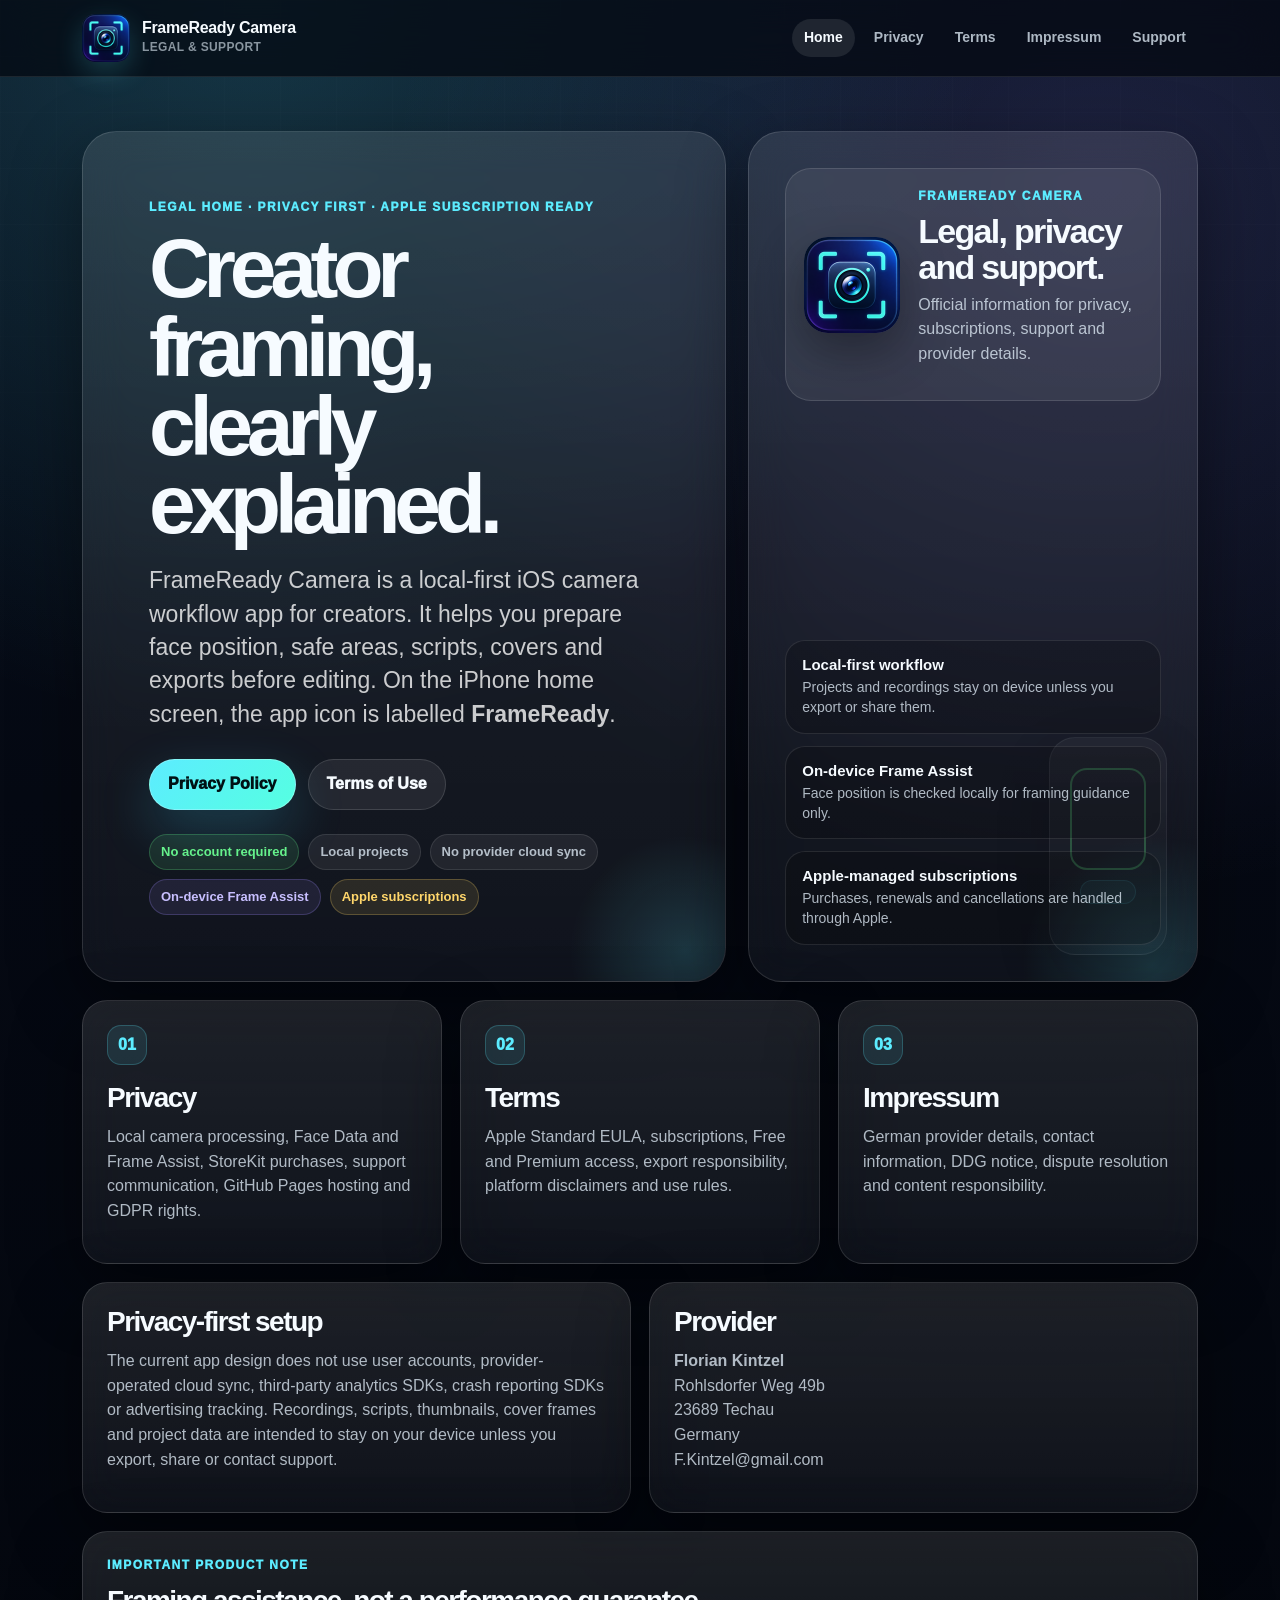
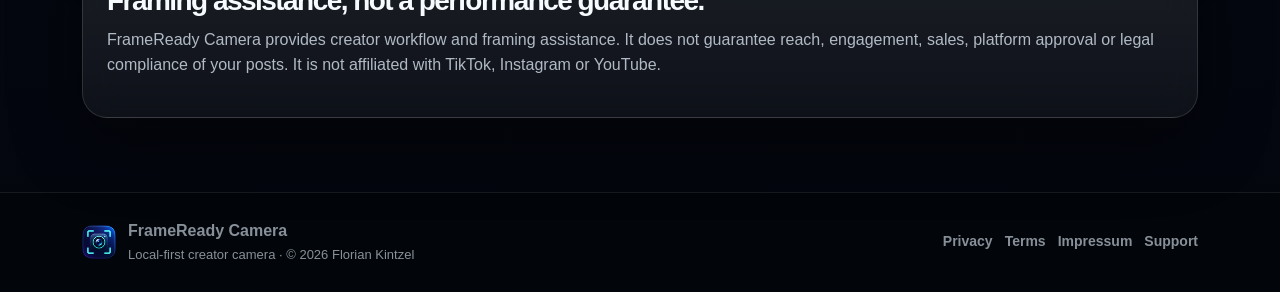
<file: index.html>
<!doctype html>
<html lang="en">
<head>
  <meta charset="utf-8">
  <meta name="viewport" content="width=device-width, initial-scale=1">
  <title>FrameReady Camera Legal Home</title>
  <meta name="description" content="Legal, privacy, terms, support and provider information for FrameReady Camera, whose iPhone icon is shown as FrameReady.">
  <meta name="robots" content="index,follow">
  <meta property="og:title" content="FrameReady Camera Legal Home">
  <meta property="og:description" content="Legal, privacy, terms, support and provider information for FrameReady Camera, whose iPhone icon is shown as FrameReady.">
  <meta property="og:type" content="website">
  <meta property="og:image" content="https://flinzel.github.io/framereadycamera/assets/app-icon-512.png">
  <meta name="theme-color" content="#061017">
  <link rel="icon" type="image/png" sizes="32x32" href="https://flinzel.github.io/framereadycamera/assets/favicon-32.png">
  <link rel="icon" type="image/png" sizes="192x192" href="https://flinzel.github.io/framereadycamera/assets/app-icon-192.png">
  <link rel="apple-touch-icon" href="https://flinzel.github.io/framereadycamera/assets/apple-touch-icon.png">
  <link rel="stylesheet" href="https://flinzel.github.io/framereadycamera/assets/style.css">
</head>
<body>
  <a class="skip-link" href="#main">Skip to content</a>
  <header class="site-header">
    <nav class="nav" aria-label="Main navigation">
      <a class="brand" href="index.html" aria-label="FrameReady Camera legal home">
        <img class="logo-img" src="https://flinzel.github.io/framereadycamera/assets/app-icon-64.png" alt="" width="48" height="48">
        <span><strong>FrameReady Camera</strong><small>Legal & Support</small></span>
      </a>
      <div class="nav-links"><a class="active" href="index.html">Home</a><a class="" href="privacy.html">Privacy</a><a class="" href="terms.html">Terms</a><a class="" href="imprint.html">Impressum</a><a class="" href="support.html">Support</a></div>
    </nav>
  </header>

  <main id="main">
    <section class="hero-shell" aria-labelledby="hero-title">
      <div class="hero-copy glass-xl">
        <p class="eyebrow">Legal home · Privacy first · Apple subscription ready</p>
        <h1 id="hero-title">Creator framing, clearly explained.</h1>
        <p class="lede">FrameReady Camera is a local-first iOS camera workflow app for creators. It helps you prepare face position, safe areas, scripts, covers and exports before editing. On the iPhone home screen, the app icon is labelled <strong>FrameReady</strong>.</p>
        <div class="hero-actions">
          <a class="button primary" href="privacy.html">Privacy Policy</a>
          <a class="button" href="terms.html">Terms of Use</a>
        </div>
        <div class="badge-row" aria-label="Key properties">
          <span class="badge green">No account required</span>
          <span class="badge">Local projects</span>
          <span class="badge">No provider cloud sync</span>
          <span class="badge violet">On-device Frame Assist</span>
          <span class="badge gold">Apple subscriptions</span>
        </div>
      </div>
      <div class="hero-visual glass-xl" aria-label="FrameReady Camera legal and support overview">
        <div class="hero-brand-card">
          <img class="hero-app-icon" src="https://flinzel.github.io/framereadycamera/assets/app-icon-192.png" alt="FrameReady Camera app icon" width="96" height="96">
          <div>
            <p class="eyebrow compact">FrameReady Camera</p>
            <h2 class="hero-panel-title">Legal, privacy and support.</h2>
            <p>Official information for privacy, subscriptions, support and provider details.</p>
          </div>
        </div>
        <div class="trust-stack" aria-label="Trust highlights">
          <div class="trust-item"><strong>Local-first workflow</strong><span>Projects and recordings stay on device unless you export or share them.</span></div>
          <div class="trust-item"><strong>On-device Frame Assist</strong><span>Face position is checked locally for framing guidance only.</span></div>
          <div class="trust-item"><strong>Apple-managed subscriptions</strong><span>Purchases, renewals and cancellations are handled through Apple.</span></div>
        </div>
        <div class="device-mini refined" aria-hidden="true"></div>
      </div>
    </section>

    <section class="section-grid three" aria-label="Legal pages">
      <a class="card-link" href="privacy.html"><span class="card-icon">01</span><h2>Privacy</h2><p>Local camera processing, Face Data and Frame Assist, StoreKit purchases, support communication, GitHub Pages hosting and GDPR rights.</p></a>
      <a class="card-link" href="terms.html"><span class="card-icon">02</span><h2>Terms</h2><p>Apple Standard EULA, subscriptions, Free and Premium access, export responsibility, platform disclaimers and use rules.</p></a>
      <a class="card-link" href="imprint.html"><span class="card-icon">03</span><h2>Impressum</h2><p>German provider details, contact information, DDG notice, dispute resolution and content responsibility.</p></a>
    </section>

    <section class="section-grid two">
      <article class="notice-card"><h2>Privacy-first setup</h2><p>The current app design does not use user accounts, provider-operated cloud sync, third-party analytics SDKs, crash reporting SDKs or advertising tracking. Recordings, scripts, thumbnails, cover frames and project data are intended to stay on your device unless you export, share or contact support.</p></article>
      <article class="notice-card"><h2>Provider</h2><p><strong>Florian Kintzel</strong><br>Rohlsdorfer Weg 49b<br>23689 Techau<br>Germany<br><a href="mailto:F.Kintzel@gmail.com">F.Kintzel@gmail.com</a></p></article>
    </section>

    <section class="notice-card wide"><p class="eyebrow">Important product note</p><h2>Framing assistance, not a performance guarantee.</h2><p>FrameReady Camera provides creator workflow and framing assistance. It does not guarantee reach, engagement, sales, platform approval or legal compliance of your posts. It is not affiliated with TikTok, Instagram or YouTube.</p></section>
  </main>

  <footer class="footer">
    <div class="footer-inner">
      <div class="footer-brand"><img class="footer-logo" src="https://flinzel.github.io/framereadycamera/assets/app-icon-64.png" alt="" width="34" height="34"><div><strong>FrameReady Camera</strong><span>Local-first creator camera · © 2026 Florian Kintzel</span></div></div>
      <div class="footer-links"><a href="privacy.html">Privacy</a><a href="terms.html">Terms</a><a href="imprint.html">Impressum</a><a href="support.html">Support</a></div>
    </div>
  </footer>
</body>
</html>
</file>
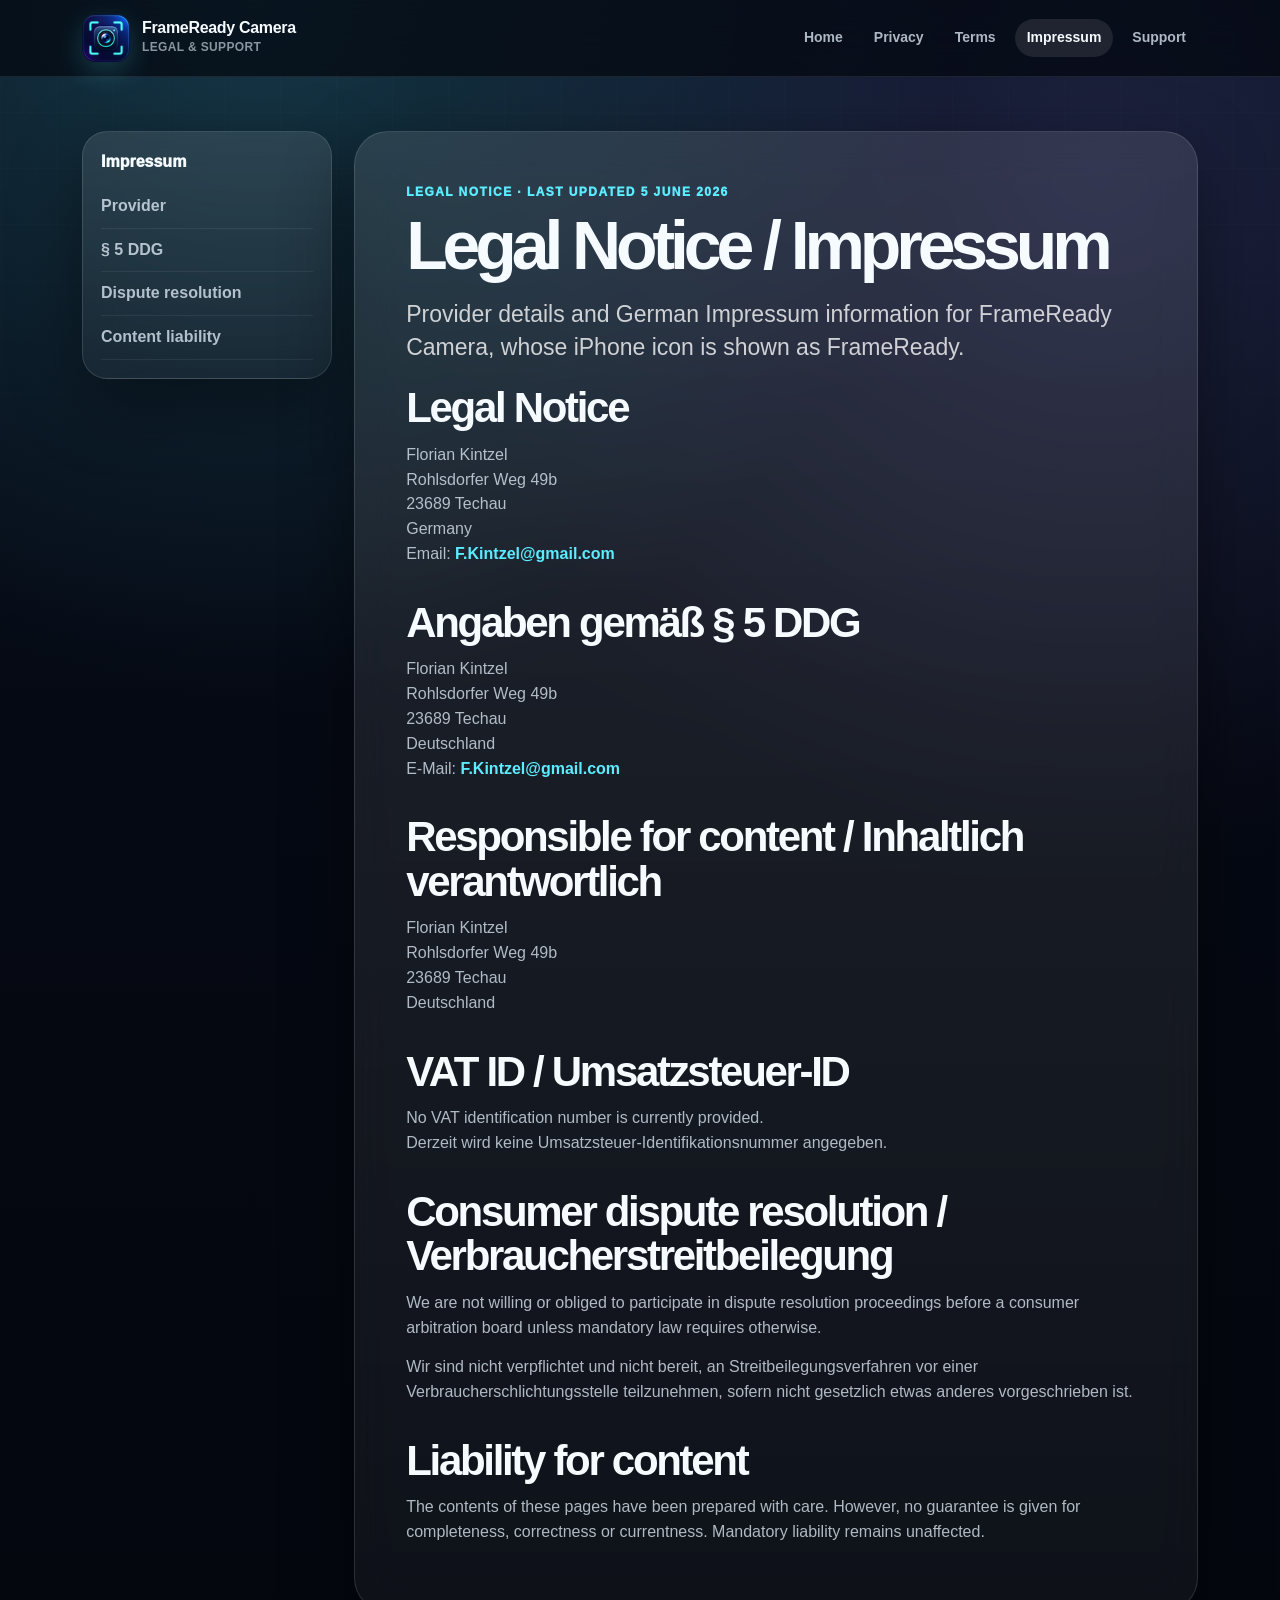
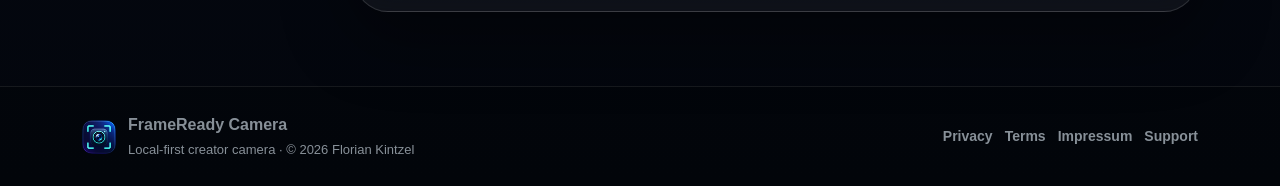
<file: imprint.html>
<!doctype html>
<html lang="en">
<head>
  <meta charset="utf-8">
  <meta name="viewport" content="width=device-width, initial-scale=1">
  <title>Legal Notice / Impressum – FrameReady Camera</title>
  <meta name="description" content="Legal Notice and Impressum for FrameReady Camera.">
  <meta name="robots" content="index,follow">
  <meta property="og:title" content="Legal Notice / Impressum – FrameReady Camera">
  <meta property="og:description" content="Legal Notice and Impressum for FrameReady Camera.">
  <meta property="og:type" content="website">
  <meta property="og:image" content="https://flinzel.github.io/framereadycamera/assets/app-icon-512.png">
  <meta name="theme-color" content="#061017">
  <link rel="icon" type="image/png" sizes="32x32" href="https://flinzel.github.io/framereadycamera/assets/favicon-32.png">
  <link rel="icon" type="image/png" sizes="192x192" href="https://flinzel.github.io/framereadycamera/assets/app-icon-192.png">
  <link rel="apple-touch-icon" href="https://flinzel.github.io/framereadycamera/assets/apple-touch-icon.png">
  <link rel="stylesheet" href="https://flinzel.github.io/framereadycamera/assets/style.css">
</head>
<body>
  <a class="skip-link" href="#main">Skip to content</a>
  <header class="site-header">
    <nav class="nav" aria-label="Main navigation">
      <a class="brand" href="index.html" aria-label="FrameReady Camera legal home">
        <img class="logo-img" src="https://flinzel.github.io/framereadycamera/assets/app-icon-64.png" alt="" width="48" height="48">
        <span><strong>FrameReady Camera</strong><small>Legal & Support</small></span>
      </a>
      <div class="nav-links"><a class="" href="index.html">Home</a><a class="" href="privacy.html">Privacy</a><a class="" href="terms.html">Terms</a><a class="active" href="imprint.html">Impressum</a><a class="" href="support.html">Support</a></div>
    </nav>
  </header>

  <main id="main" class="document-layout">
    <aside class="toc glass"><p>Impressum</p><a href="#provider">Provider</a><a href="#ddg">§ 5 DDG</a><a href="#dispute">Dispute resolution</a><a href="#content">Content liability</a></aside>
    <article class="legal-card">
      <p class="eyebrow">Legal Notice · Last updated 5 June 2026</p>
      <h1>Legal Notice / Impressum</h1>
      <p class="lede">Provider details and German Impressum information for FrameReady Camera, whose iPhone icon is shown as FrameReady.</p>

      <h2 id="provider">Legal Notice</h2>
      <p>Florian Kintzel<br>Rohlsdorfer Weg 49b<br>23689 Techau<br>Germany<br>Email: <a href="mailto:F.Kintzel@gmail.com">F.Kintzel@gmail.com</a></p>

      <h2 id="ddg">Angaben gemäß § 5 DDG</h2>
      <p>Florian Kintzel<br>Rohlsdorfer Weg 49b<br>23689 Techau<br>Deutschland<br>E-Mail: <a href="mailto:F.Kintzel@gmail.com">F.Kintzel@gmail.com</a></p>

      <h2>Responsible for content / Inhaltlich verantwortlich</h2>
      <p>Florian Kintzel<br>Rohlsdorfer Weg 49b<br>23689 Techau<br>Deutschland</p>

      <h2>VAT ID / Umsatzsteuer-ID</h2>
      <p>No VAT identification number is currently provided.<br>Derzeit wird keine Umsatzsteuer-Identifikationsnummer angegeben.</p>

      <h2 id="dispute">Consumer dispute resolution / Verbraucherstreitbeilegung</h2>
      <p>We are not willing or obliged to participate in dispute resolution proceedings before a consumer arbitration board unless mandatory law requires otherwise.</p>
      <p>Wir sind nicht verpflichtet und nicht bereit, an Streitbeilegungsverfahren vor einer Verbraucherschlichtungsstelle teilzunehmen, sofern nicht gesetzlich etwas anderes vorgeschrieben ist.</p>

      <h2 id="content">Liability for content</h2>
      <p>The contents of these pages have been prepared with care. However, no guarantee is given for completeness, correctness or currentness. Mandatory liability remains unaffected.</p>
    </article>
  </main>

  <footer class="footer">
    <div class="footer-inner">
      <div class="footer-brand"><img class="footer-logo" src="https://flinzel.github.io/framereadycamera/assets/app-icon-64.png" alt="" width="34" height="34"><div><strong>FrameReady Camera</strong><span>Local-first creator camera · © 2026 Florian Kintzel</span></div></div>
      <div class="footer-links"><a href="privacy.html">Privacy</a><a href="terms.html">Terms</a><a href="imprint.html">Impressum</a><a href="support.html">Support</a></div>
    </div>
  </footer>
</body>
</html>
</file>
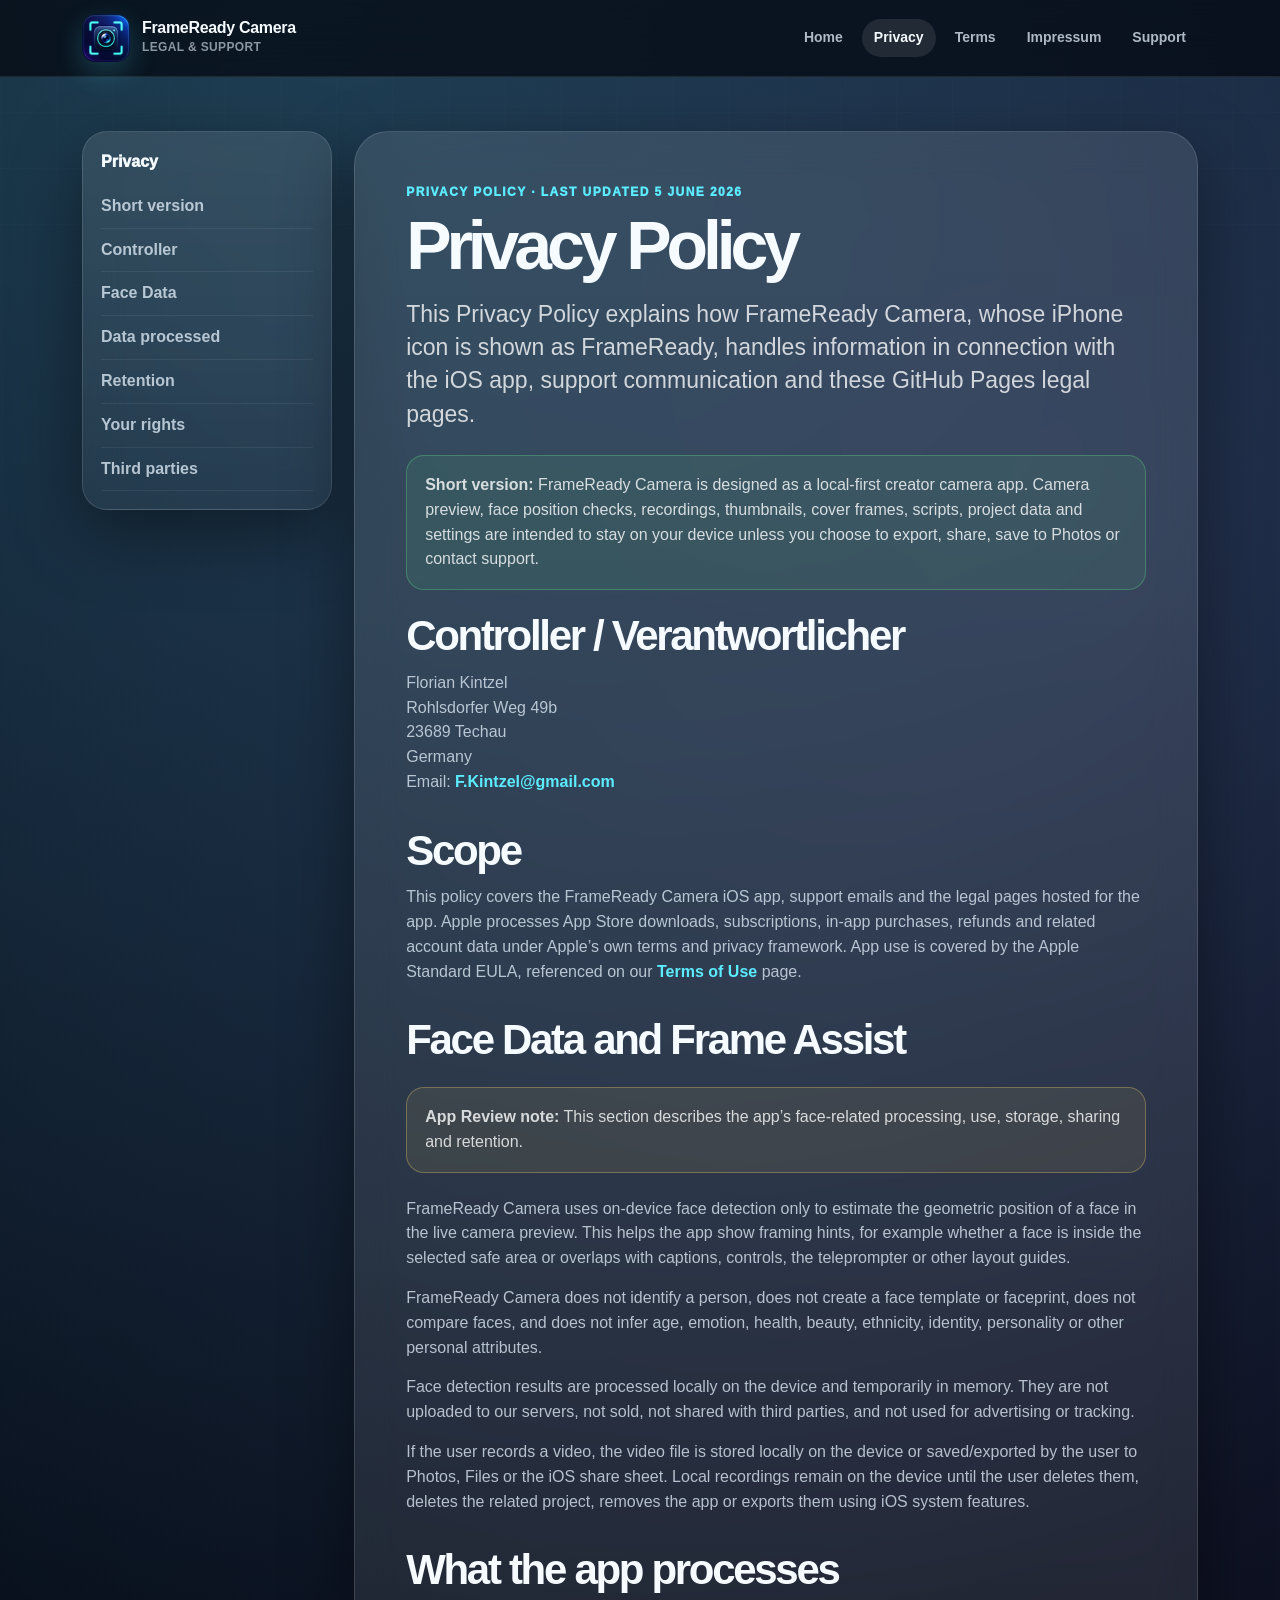
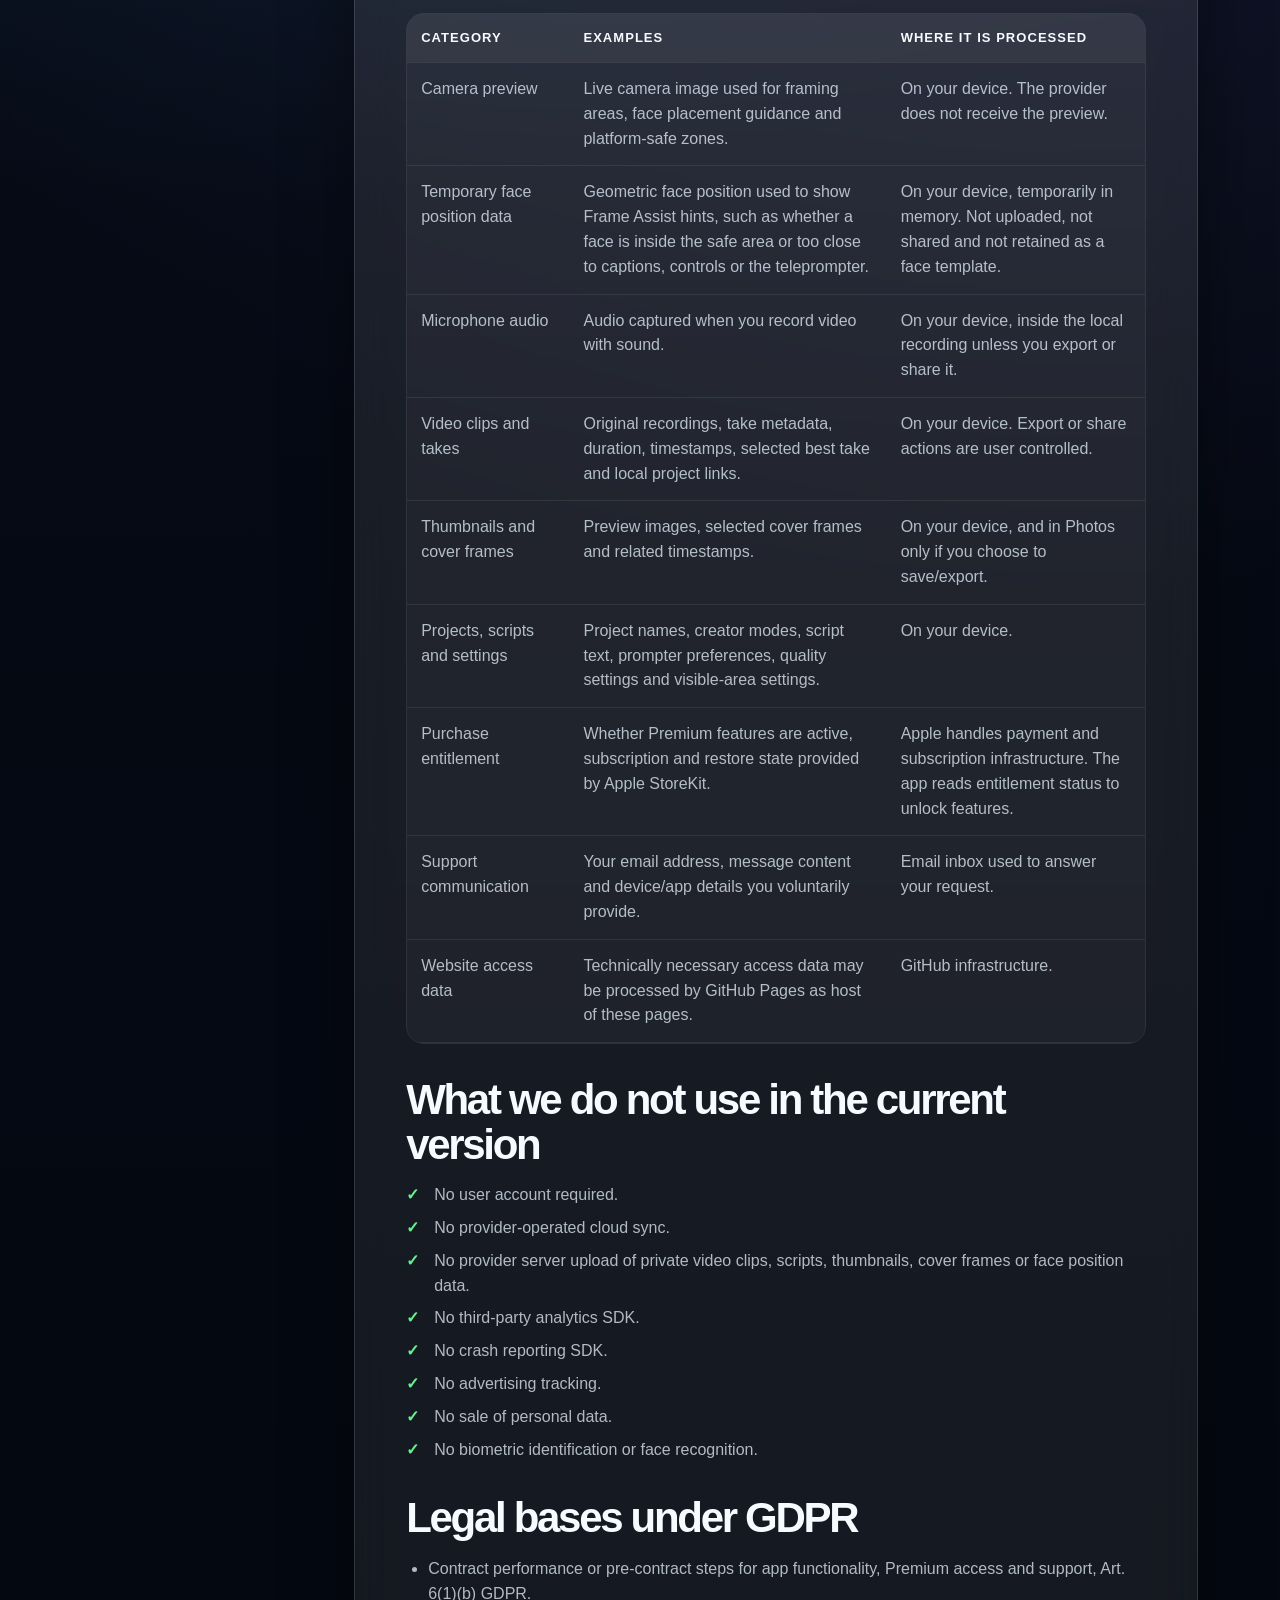
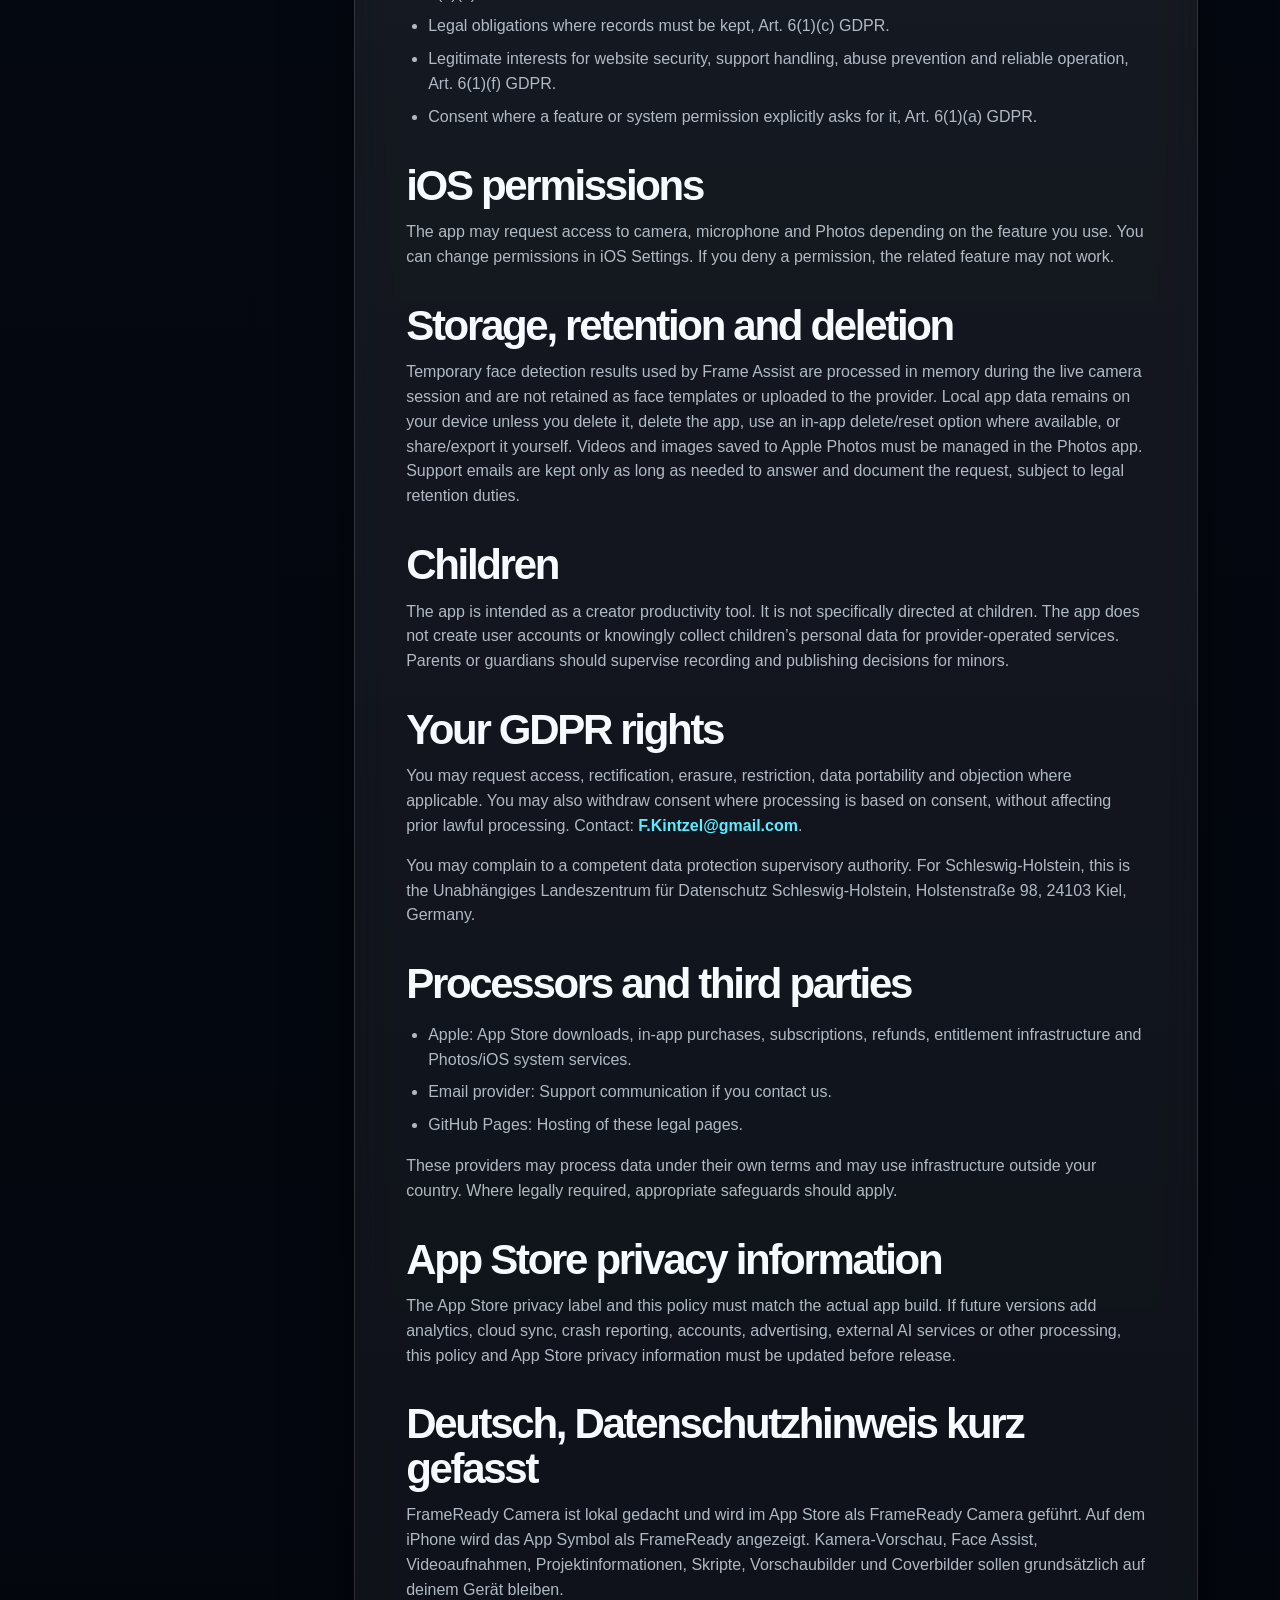
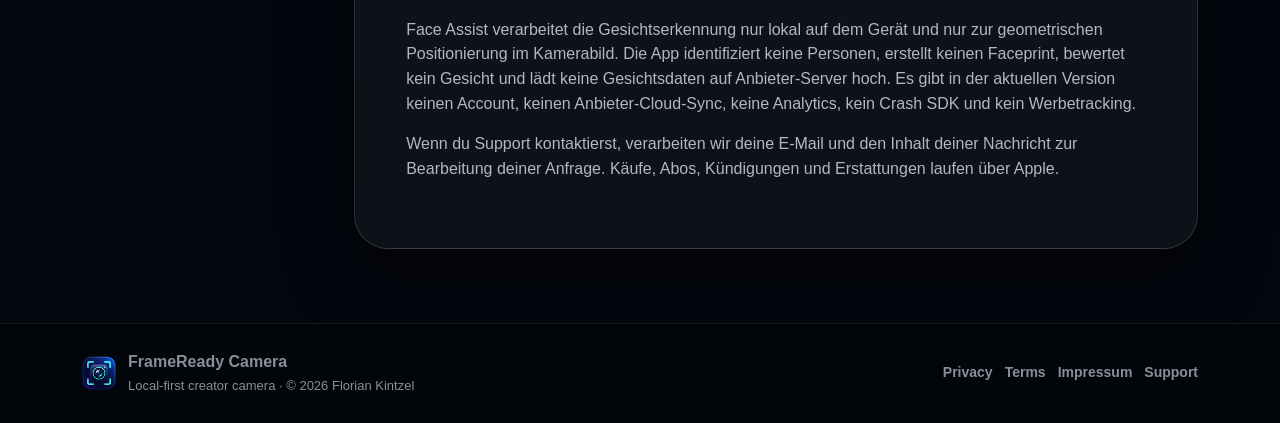
<file: privacy.html>
<!doctype html>
<html lang="en">
<head>
  <meta charset="utf-8">
  <meta name="viewport" content="width=device-width, initial-scale=1">
  <title>Privacy Policy – FrameReady Camera</title>
  <meta name="description" content="Privacy Policy for FrameReady Camera, including local Frame Assist, face data handling, storage, sharing and retention information.">
  <meta name="robots" content="index,follow">
  <meta property="og:title" content="Privacy Policy – FrameReady Camera">
  <meta property="og:description" content="Privacy Policy for FrameReady Camera, including local Frame Assist, face data handling, storage, sharing and retention information.">
  <meta property="og:type" content="website">
  <meta property="og:image" content="https://flinzel.github.io/framereadycamera/assets/app-icon-512.png">
  <meta name="theme-color" content="#061017">
  <link rel="icon" type="image/png" sizes="32x32" href="https://flinzel.github.io/framereadycamera/assets/favicon-32.png">
  <link rel="icon" type="image/png" sizes="192x192" href="https://flinzel.github.io/framereadycamera/assets/app-icon-192.png">
  <link rel="apple-touch-icon" href="https://flinzel.github.io/framereadycamera/assets/apple-touch-icon.png">
  <link rel="stylesheet" href="https://flinzel.github.io/framereadycamera/assets/style.css">
</head>
<body>
  <a class="skip-link" href="#main">Skip to content</a>
  <header class="site-header">
    <nav class="nav" aria-label="Main navigation">
      <a class="brand" href="index.html" aria-label="FrameReady Camera legal home">
        <img class="logo-img" src="https://flinzel.github.io/framereadycamera/assets/app-icon-64.png" alt="" width="48" height="48">
        <span><strong>FrameReady Camera</strong><small>Legal & Support</small></span>
      </a>
      <div class="nav-links"><a class="" href="index.html">Home</a><a class="active" href="privacy.html">Privacy</a><a class="" href="terms.html">Terms</a><a class="" href="imprint.html">Impressum</a><a class="" href="support.html">Support</a></div>
    </nav>
  </header>

  <main id="main" class="document-layout">
    <aside class="toc glass"><p>Privacy</p><a href="#short">Short version</a><a href="#controller">Controller</a><a href="#face-data">Face Data</a><a href="#data">Data processed</a><a href="#retention">Retention</a><a href="#rights">Your rights</a><a href="#third-parties">Third parties</a></aside>
    <article class="legal-card">
      <p class="eyebrow">Privacy Policy · Last updated 5 June 2026</p>
      <h1>Privacy Policy</h1>
      <p class="lede">This Privacy Policy explains how FrameReady Camera, whose iPhone icon is shown as FrameReady, handles information in connection with the iOS app, support communication and these GitHub Pages legal pages.</p>
      <div id="short" class="callout success"><strong>Short version:</strong> FrameReady Camera is designed as a local-first creator camera app. Camera preview, face position checks, recordings, thumbnails, cover frames, scripts, project data and settings are intended to stay on your device unless you choose to export, share, save to Photos or contact support.</div>

      <h2 id="controller">Controller / Verantwortlicher</h2>
      <p>Florian Kintzel<br>Rohlsdorfer Weg 49b<br>23689 Techau<br>Germany<br>Email: <a href="mailto:F.Kintzel@gmail.com">F.Kintzel@gmail.com</a></p>

      <h2>Scope</h2>
      <p>This policy covers the FrameReady Camera iOS app, support emails and the legal pages hosted for the app. Apple processes App Store downloads, subscriptions, in-app purchases, refunds and related account data under Apple’s own terms and privacy framework. App use is covered by the Apple Standard EULA, referenced on our <a href="terms.html#eula">Terms of Use</a> page.</p>

      <h2 id="face-data">Face Data and Frame Assist</h2>
      <div class="callout warning"><strong>App Review note:</strong> This section describes the app’s face-related processing, use, storage, sharing and retention.</div>
      <p>FrameReady Camera uses on-device face detection only to estimate the geometric position of a face in the live camera preview. This helps the app show framing hints, for example whether a face is inside the selected safe area or overlaps with captions, controls, the teleprompter or other layout guides.</p>
      <p>FrameReady Camera does not identify a person, does not create a face template or faceprint, does not compare faces, and does not infer age, emotion, health, beauty, ethnicity, identity, personality or other personal attributes.</p>
      <p>Face detection results are processed locally on the device and temporarily in memory. They are not uploaded to our servers, not sold, not shared with third parties, and not used for advertising or tracking.</p>
      <p>If the user records a video, the video file is stored locally on the device or saved/exported by the user to Photos, Files or the iOS share sheet. Local recordings remain on the device until the user deletes them, deletes the related project, removes the app or exports them using iOS system features.</p>

      <h2 id="data">What the app processes</h2>
      <div class="table-wrap"><table class="privacy-data"><thead><tr><th>Category</th><th>Examples</th><th>Where it is processed</th></tr></thead><tbody>
        <tr><td data-label="Category">Camera preview</td><td data-label="Examples">Live camera image used for framing areas, face placement guidance and platform-safe zones.</td><td data-label="Processing">On your device. The provider does not receive the preview.</td></tr>
        <tr><td data-label="Category">Temporary face position data</td><td data-label="Examples">Geometric face position used to show Frame Assist hints, such as whether a face is inside the safe area or too close to captions, controls or the teleprompter.</td><td data-label="Processing">On your device, temporarily in memory. Not uploaded, not shared and not retained as a face template.</td></tr>
        <tr><td data-label="Category">Microphone audio</td><td data-label="Examples">Audio captured when you record video with sound.</td><td data-label="Processing">On your device, inside the local recording unless you export or share it.</td></tr>
        <tr><td data-label="Category">Video clips and takes</td><td data-label="Examples">Original recordings, take metadata, duration, timestamps, selected best take and local project links.</td><td data-label="Processing">On your device. Export or share actions are user controlled.</td></tr>
        <tr><td data-label="Category">Thumbnails and cover frames</td><td data-label="Examples">Preview images, selected cover frames and related timestamps.</td><td data-label="Processing">On your device, and in Photos only if you choose to save/export.</td></tr>
        <tr><td data-label="Category">Projects, scripts and settings</td><td data-label="Examples">Project names, creator modes, script text, prompter preferences, quality settings and visible-area settings.</td><td data-label="Processing">On your device.</td></tr>
        <tr><td data-label="Category">Purchase entitlement</td><td data-label="Examples">Whether Premium features are active, subscription and restore state provided by Apple StoreKit.</td><td data-label="Processing">Apple handles payment and subscription infrastructure. The app reads entitlement status to unlock features.</td></tr>
        <tr><td data-label="Category">Support communication</td><td data-label="Examples">Your email address, message content and device/app details you voluntarily provide.</td><td data-label="Processing">Email inbox used to answer your request.</td></tr>
        <tr><td data-label="Category">Website access data</td><td data-label="Examples">Technically necessary access data may be processed by GitHub Pages as host of these pages.</td><td data-label="Processing">GitHub infrastructure.</td></tr>
      </tbody></table></div>

      <h2>What we do not use in the current version</h2>
      <ul class="check-list"><li>No user account required.</li><li>No provider-operated cloud sync.</li><li>No provider server upload of private video clips, scripts, thumbnails, cover frames or face position data.</li><li>No third-party analytics SDK.</li><li>No crash reporting SDK.</li><li>No advertising tracking.</li><li>No sale of personal data.</li><li>No biometric identification or face recognition.</li></ul>

      <h2>Legal bases under GDPR</h2>
      <ul><li>Contract performance or pre-contract steps for app functionality, Premium access and support, Art. 6(1)(b) GDPR.</li><li>Legal obligations where records must be kept, Art. 6(1)(c) GDPR.</li><li>Legitimate interests for website security, support handling, abuse prevention and reliable operation, Art. 6(1)(f) GDPR.</li><li>Consent where a feature or system permission explicitly asks for it, Art. 6(1)(a) GDPR.</li></ul>

      <h2 id="permissions">iOS permissions</h2>
      <p>The app may request access to camera, microphone and Photos depending on the feature you use. You can change permissions in iOS Settings. If you deny a permission, the related feature may not work.</p>

      <h2 id="retention">Storage, retention and deletion</h2>
      <p>Temporary face detection results used by Frame Assist are processed in memory during the live camera session and are not retained as face templates or uploaded to the provider. Local app data remains on your device unless you delete it, delete the app, use an in-app delete/reset option where available, or share/export it yourself. Videos and images saved to Apple Photos must be managed in the Photos app. Support emails are kept only as long as needed to answer and document the request, subject to legal retention duties.</p>

      <h2>Children</h2>
      <p>The app is intended as a creator productivity tool. It is not specifically directed at children. The app does not create user accounts or knowingly collect children’s personal data for provider-operated services. Parents or guardians should supervise recording and publishing decisions for minors.</p>

      <h2 id="rights">Your GDPR rights</h2>
      <p>You may request access, rectification, erasure, restriction, data portability and objection where applicable. You may also withdraw consent where processing is based on consent, without affecting prior lawful processing. Contact: <a href="mailto:F.Kintzel@gmail.com">F.Kintzel@gmail.com</a>.</p>
      <p>You may complain to a competent data protection supervisory authority. For Schleswig-Holstein, this is the Unabhängiges Landeszentrum für Datenschutz Schleswig-Holstein, Holstenstraße 98, 24103 Kiel, Germany.</p>

      <h2 id="third-parties">Processors and third parties</h2>
      <ul><li>Apple: App Store downloads, in-app purchases, subscriptions, refunds, entitlement infrastructure and Photos/iOS system services.</li><li>Email provider: Support communication if you contact us.</li><li>GitHub Pages: Hosting of these legal pages.</li></ul>
      <p>These providers may process data under their own terms and may use infrastructure outside your country. Where legally required, appropriate safeguards should apply.</p>

      <h2>App Store privacy information</h2>
      <p>The App Store privacy label and this policy must match the actual app build. If future versions add analytics, cloud sync, crash reporting, accounts, advertising, external AI services or other processing, this policy and App Store privacy information must be updated before release.</p>

      <h2>Deutsch, Datenschutzhinweis kurz gefasst</h2>
      <p>FrameReady Camera ist lokal gedacht und wird im App Store als FrameReady Camera geführt. Auf dem iPhone wird das App Symbol als FrameReady angezeigt. Kamera-Vorschau, Face Assist, Videoaufnahmen, Projektinformationen, Skripte, Vorschaubilder und Coverbilder sollen grundsätzlich auf deinem Gerät bleiben.</p>
      <p>Face Assist verarbeitet die Gesichtserkennung nur lokal auf dem Gerät und nur zur geometrischen Positionierung im Kamerabild. Die App identifiziert keine Personen, erstellt keinen Faceprint, bewertet kein Gesicht und lädt keine Gesichtsdaten auf Anbieter-Server hoch. Es gibt in der aktuellen Version keinen Account, keinen Anbieter-Cloud-Sync, keine Analytics, kein Crash SDK und kein Werbetracking.</p>
      <p>Wenn du Support kontaktierst, verarbeiten wir deine E-Mail und den Inhalt deiner Nachricht zur Bearbeitung deiner Anfrage. Käufe, Abos, Kündigungen und Erstattungen laufen über Apple.</p>
    </article>
  </main>

  <footer class="footer">
    <div class="footer-inner">
      <div class="footer-brand"><img class="footer-logo" src="https://flinzel.github.io/framereadycamera/assets/app-icon-64.png" alt="" width="34" height="34"><div><strong>FrameReady Camera</strong><span>Local-first creator camera · © 2026 Florian Kintzel</span></div></div>
      <div class="footer-links"><a href="privacy.html">Privacy</a><a href="terms.html">Terms</a><a href="imprint.html">Impressum</a><a href="support.html">Support</a></div>
    </div>
  </footer>
</body>
</html>
</file>
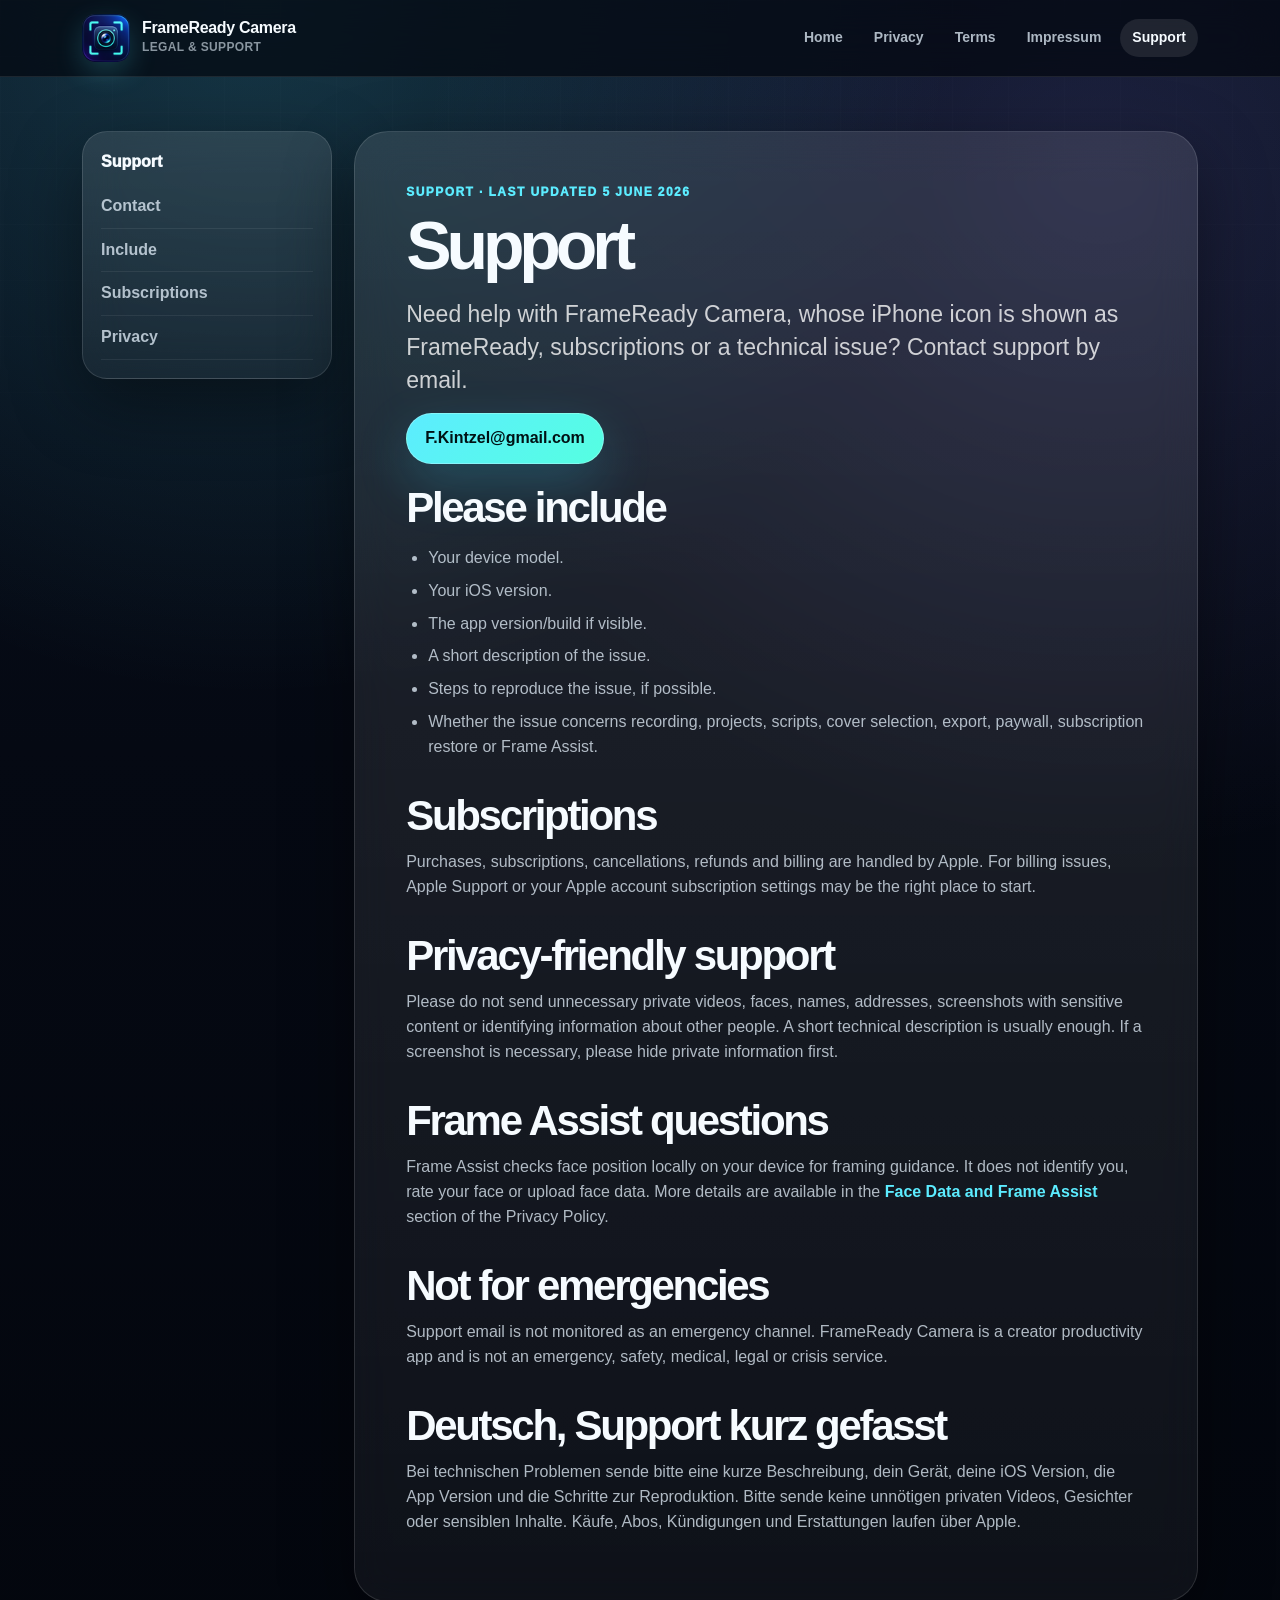
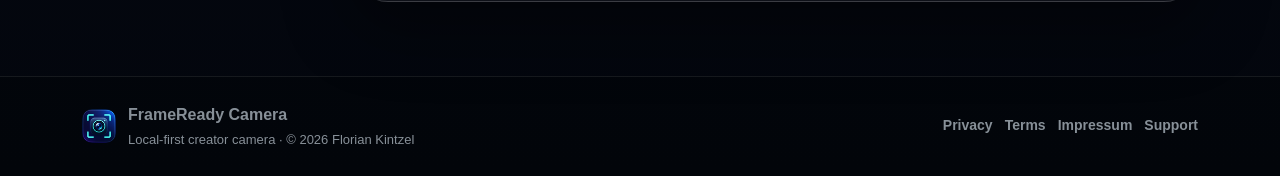
<file: support.html>
<!doctype html>
<html lang="en">
<head>
  <meta charset="utf-8">
  <meta name="viewport" content="width=device-width, initial-scale=1">
  <title>Support – FrameReady Camera</title>
  <meta name="description" content="Support contact and help information for FrameReady Camera.">
  <meta name="robots" content="index,follow">
  <meta property="og:title" content="Support – FrameReady Camera">
  <meta property="og:description" content="Support contact and help information for FrameReady Camera.">
  <meta property="og:type" content="website">
  <meta property="og:image" content="https://flinzel.github.io/framereadycamera/assets/app-icon-512.png">
  <meta name="theme-color" content="#061017">
  <link rel="icon" type="image/png" sizes="32x32" href="https://flinzel.github.io/framereadycamera/assets/favicon-32.png">
  <link rel="icon" type="image/png" sizes="192x192" href="https://flinzel.github.io/framereadycamera/assets/app-icon-192.png">
  <link rel="apple-touch-icon" href="https://flinzel.github.io/framereadycamera/assets/apple-touch-icon.png">
  <link rel="stylesheet" href="https://flinzel.github.io/framereadycamera/assets/style.css">
</head>
<body>
  <a class="skip-link" href="#main">Skip to content</a>
  <header class="site-header">
    <nav class="nav" aria-label="Main navigation">
      <a class="brand" href="index.html" aria-label="FrameReady Camera legal home">
        <img class="logo-img" src="https://flinzel.github.io/framereadycamera/assets/app-icon-64.png" alt="" width="48" height="48">
        <span><strong>FrameReady Camera</strong><small>Legal & Support</small></span>
      </a>
      <div class="nav-links"><a class="" href="index.html">Home</a><a class="" href="privacy.html">Privacy</a><a class="" href="terms.html">Terms</a><a class="" href="imprint.html">Impressum</a><a class="active" href="support.html">Support</a></div>
    </nav>
  </header>

  <main id="main" class="document-layout">
    <aside class="toc glass"><p>Support</p><a href="#contact">Contact</a><a href="#include">Include</a><a href="#subscriptions">Subscriptions</a><a href="#privacy">Privacy</a></aside>
    <article class="legal-card">
      <p class="eyebrow">Support · Last updated 5 June 2026</p>
      <h1>Support</h1>
      <p class="lede">Need help with FrameReady Camera, whose iPhone icon is shown as FrameReady, subscriptions or a technical issue? Contact support by email.</p>
      <p id="contact"><a class="button primary" href="mailto:F.Kintzel@gmail.com">F.Kintzel@gmail.com</a></p>

      <h2 id="include">Please include</h2>
      <ul><li>Your device model.</li><li>Your iOS version.</li><li>The app version/build if visible.</li><li>A short description of the issue.</li><li>Steps to reproduce the issue, if possible.</li><li>Whether the issue concerns recording, projects, scripts, cover selection, export, paywall, subscription restore or Frame Assist.</li></ul>

      <h2 id="subscriptions">Subscriptions</h2>
      <p>Purchases, subscriptions, cancellations, refunds and billing are handled by Apple. For billing issues, Apple Support or your Apple account subscription settings may be the right place to start.</p>

      <h2 id="privacy">Privacy-friendly support</h2>
      <p>Please do not send unnecessary private videos, faces, names, addresses, screenshots with sensitive content or identifying information about other people. A short technical description is usually enough. If a screenshot is necessary, please hide private information first.</p>

      <h2>Frame Assist questions</h2>
      <p>Frame Assist checks face position locally on your device for framing guidance. It does not identify you, rate your face or upload face data. More details are available in the <a href="privacy.html#face-data">Face Data and Frame Assist</a> section of the Privacy Policy.</p>

      <h2>Not for emergencies</h2>
      <p>Support email is not monitored as an emergency channel. FrameReady Camera is a creator productivity app and is not an emergency, safety, medical, legal or crisis service.</p>

      <h2>Deutsch, Support kurz gefasst</h2>
      <p>Bei technischen Problemen sende bitte eine kurze Beschreibung, dein Gerät, deine iOS Version, die App Version und die Schritte zur Reproduktion. Bitte sende keine unnötigen privaten Videos, Gesichter oder sensiblen Inhalte. Käufe, Abos, Kündigungen und Erstattungen laufen über Apple.</p>
    </article>
  </main>

  <footer class="footer">
    <div class="footer-inner">
      <div class="footer-brand"><img class="footer-logo" src="https://flinzel.github.io/framereadycamera/assets/app-icon-64.png" alt="" width="34" height="34"><div><strong>FrameReady Camera</strong><span>Local-first creator camera · © 2026 Florian Kintzel</span></div></div>
      <div class="footer-links"><a href="privacy.html">Privacy</a><a href="terms.html">Terms</a><a href="imprint.html">Impressum</a><a href="support.html">Support</a></div>
    </div>
  </footer>
</body>
</html>
</file>
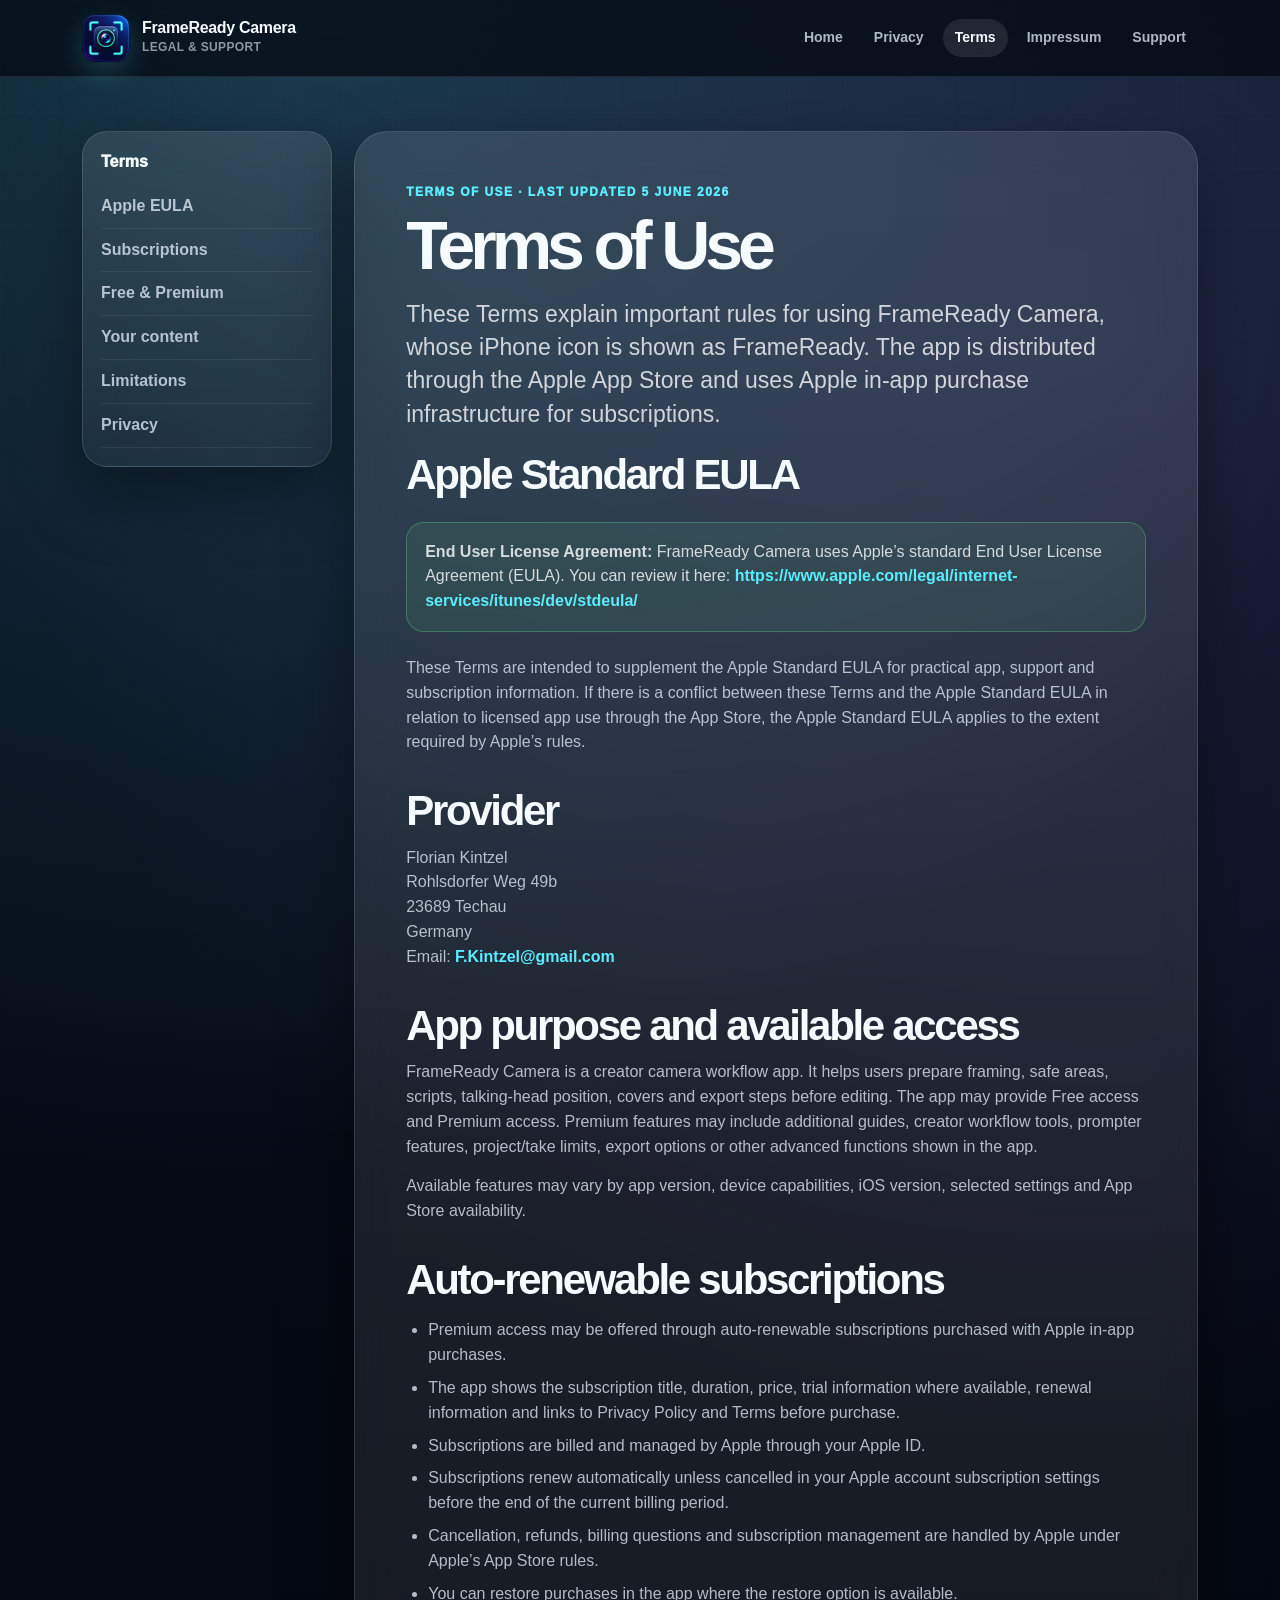
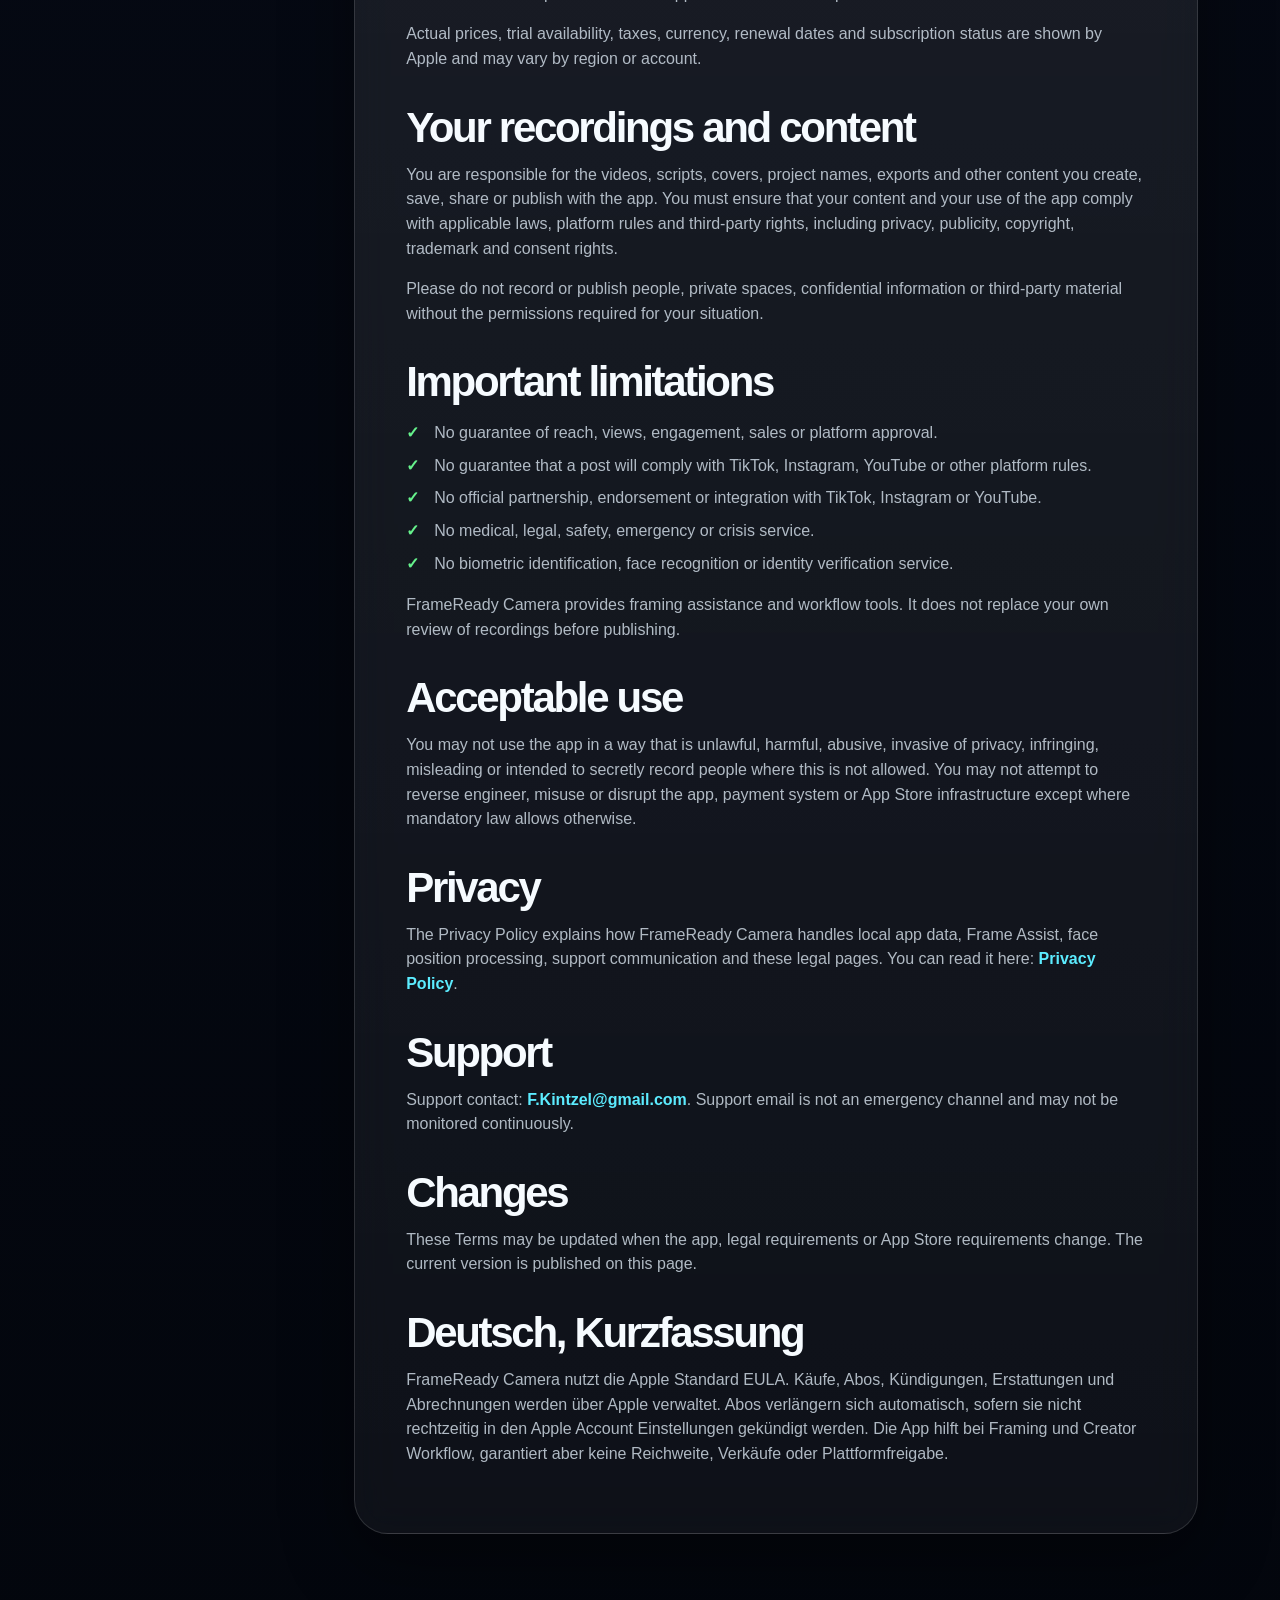
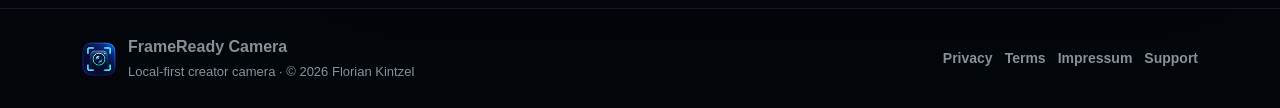
<file: terms.html>
<!doctype html>
<html lang="en">
<head>
  <meta charset="utf-8">
  <meta name="viewport" content="width=device-width, initial-scale=1">
  <title>Terms of Use – FrameReady Camera</title>
  <meta name="description" content="Terms of Use and Apple Standard EULA information for FrameReady Camera subscriptions and app use.">
  <meta name="robots" content="index,follow">
  <meta property="og:title" content="Terms of Use – FrameReady Camera">
  <meta property="og:description" content="Terms of Use and Apple Standard EULA information for FrameReady Camera subscriptions and app use.">
  <meta property="og:type" content="website">
  <meta property="og:image" content="https://flinzel.github.io/framereadycamera/assets/app-icon-512.png">
  <meta name="theme-color" content="#061017">
  <link rel="icon" type="image/png" sizes="32x32" href="https://flinzel.github.io/framereadycamera/assets/favicon-32.png">
  <link rel="icon" type="image/png" sizes="192x192" href="https://flinzel.github.io/framereadycamera/assets/app-icon-192.png">
  <link rel="apple-touch-icon" href="https://flinzel.github.io/framereadycamera/assets/apple-touch-icon.png">
  <link rel="stylesheet" href="https://flinzel.github.io/framereadycamera/assets/style.css">
</head>
<body>
  <a class="skip-link" href="#main">Skip to content</a>
  <header class="site-header">
    <nav class="nav" aria-label="Main navigation">
      <a class="brand" href="index.html" aria-label="FrameReady Camera legal home">
        <img class="logo-img" src="https://flinzel.github.io/framereadycamera/assets/app-icon-64.png" alt="" width="48" height="48">
        <span><strong>FrameReady Camera</strong><small>Legal & Support</small></span>
      </a>
      <div class="nav-links"><a class="" href="index.html">Home</a><a class="" href="privacy.html">Privacy</a><a class="active" href="terms.html">Terms</a><a class="" href="imprint.html">Impressum</a><a class="" href="support.html">Support</a></div>
    </nav>
  </header>

  <main id="main" class="document-layout">
    <aside class="toc glass"><p>Terms</p><a href="#eula">Apple EULA</a><a href="#subscriptions">Subscriptions</a><a href="#features">Free & Premium</a><a href="#user-content">Your content</a><a href="#limitations">Limitations</a><a href="#privacy">Privacy</a></aside>
    <article class="legal-card">
      <p class="eyebrow">Terms of Use · Last updated 5 June 2026</p>
      <h1>Terms of Use</h1>
      <p class="lede">These Terms explain important rules for using FrameReady Camera, whose iPhone icon is shown as FrameReady. The app is distributed through the Apple App Store and uses Apple in-app purchase infrastructure for subscriptions.</p>

      <h2 id="eula">Apple Standard EULA</h2>
      <div class="callout success"><strong>End User License Agreement:</strong> FrameReady Camera uses Apple’s standard End User License Agreement (EULA). You can review it here: <a href="https://www.apple.com/legal/internet-services/itunes/dev/stdeula/">https://www.apple.com/legal/internet-services/itunes/dev/stdeula/</a></div>
      <p>These Terms are intended to supplement the Apple Standard EULA for practical app, support and subscription information. If there is a conflict between these Terms and the Apple Standard EULA in relation to licensed app use through the App Store, the Apple Standard EULA applies to the extent required by Apple’s rules.</p>

      <h2>Provider</h2>
      <p>Florian Kintzel<br>Rohlsdorfer Weg 49b<br>23689 Techau<br>Germany<br>Email: <a href="mailto:F.Kintzel@gmail.com">F.Kintzel@gmail.com</a></p>

      <h2 id="features">App purpose and available access</h2>
      <p>FrameReady Camera is a creator camera workflow app. It helps users prepare framing, safe areas, scripts, talking-head position, covers and export steps before editing. The app may provide Free access and Premium access. Premium features may include additional guides, creator workflow tools, prompter features, project/take limits, export options or other advanced functions shown in the app.</p>
      <p>Available features may vary by app version, device capabilities, iOS version, selected settings and App Store availability.</p>

      <h2 id="subscriptions">Auto-renewable subscriptions</h2>
      <ul>
        <li>Premium access may be offered through auto-renewable subscriptions purchased with Apple in-app purchases.</li>
        <li>The app shows the subscription title, duration, price, trial information where available, renewal information and links to Privacy Policy and Terms before purchase.</li>
        <li>Subscriptions are billed and managed by Apple through your Apple ID.</li>
        <li>Subscriptions renew automatically unless cancelled in your Apple account subscription settings before the end of the current billing period.</li>
        <li>Cancellation, refunds, billing questions and subscription management are handled by Apple under Apple’s App Store rules.</li>
        <li>You can restore purchases in the app where the restore option is available.</li>
      </ul>
      <p>Actual prices, trial availability, taxes, currency, renewal dates and subscription status are shown by Apple and may vary by region or account.</p>

      <h2 id="user-content">Your recordings and content</h2>
      <p>You are responsible for the videos, scripts, covers, project names, exports and other content you create, save, share or publish with the app. You must ensure that your content and your use of the app comply with applicable laws, platform rules and third-party rights, including privacy, publicity, copyright, trademark and consent rights.</p>
      <p>Please do not record or publish people, private spaces, confidential information or third-party material without the permissions required for your situation.</p>

      <h2 id="limitations">Important limitations</h2>
      <ul class="check-list"><li>No guarantee of reach, views, engagement, sales or platform approval.</li><li>No guarantee that a post will comply with TikTok, Instagram, YouTube or other platform rules.</li><li>No official partnership, endorsement or integration with TikTok, Instagram or YouTube.</li><li>No medical, legal, safety, emergency or crisis service.</li><li>No biometric identification, face recognition or identity verification service.</li></ul>
      <p>FrameReady Camera provides framing assistance and workflow tools. It does not replace your own review of recordings before publishing.</p>

      <h2>Acceptable use</h2>
      <p>You may not use the app in a way that is unlawful, harmful, abusive, invasive of privacy, infringing, misleading or intended to secretly record people where this is not allowed. You may not attempt to reverse engineer, misuse or disrupt the app, payment system or App Store infrastructure except where mandatory law allows otherwise.</p>

      <h2 id="privacy">Privacy</h2>
      <p>The Privacy Policy explains how FrameReady Camera handles local app data, Frame Assist, face position processing, support communication and these legal pages. You can read it here: <a href="privacy.html">Privacy Policy</a>.</p>

      <h2>Support</h2>
      <p>Support contact: <a href="mailto:F.Kintzel@gmail.com">F.Kintzel@gmail.com</a>. Support email is not an emergency channel and may not be monitored continuously.</p>

      <h2>Changes</h2>
      <p>These Terms may be updated when the app, legal requirements or App Store requirements change. The current version is published on this page.</p>

      <h2>Deutsch, Kurzfassung</h2>
      <p>FrameReady Camera nutzt die Apple Standard EULA. Käufe, Abos, Kündigungen, Erstattungen und Abrechnungen werden über Apple verwaltet. Abos verlängern sich automatisch, sofern sie nicht rechtzeitig in den Apple Account Einstellungen gekündigt werden. Die App hilft bei Framing und Creator Workflow, garantiert aber keine Reichweite, Verkäufe oder Plattformfreigabe.</p>
    </article>
  </main>

  <footer class="footer">
    <div class="footer-inner">
      <div class="footer-brand"><img class="footer-logo" src="https://flinzel.github.io/framereadycamera/assets/app-icon-64.png" alt="" width="34" height="34"><div><strong>FrameReady Camera</strong><span>Local-first creator camera · © 2026 Florian Kintzel</span></div></div>
      <div class="footer-links"><a href="privacy.html">Privacy</a><a href="terms.html">Terms</a><a href="imprint.html">Impressum</a><a href="support.html">Support</a></div>
    </div>
  </footer>
</body>
</html>
</file>
